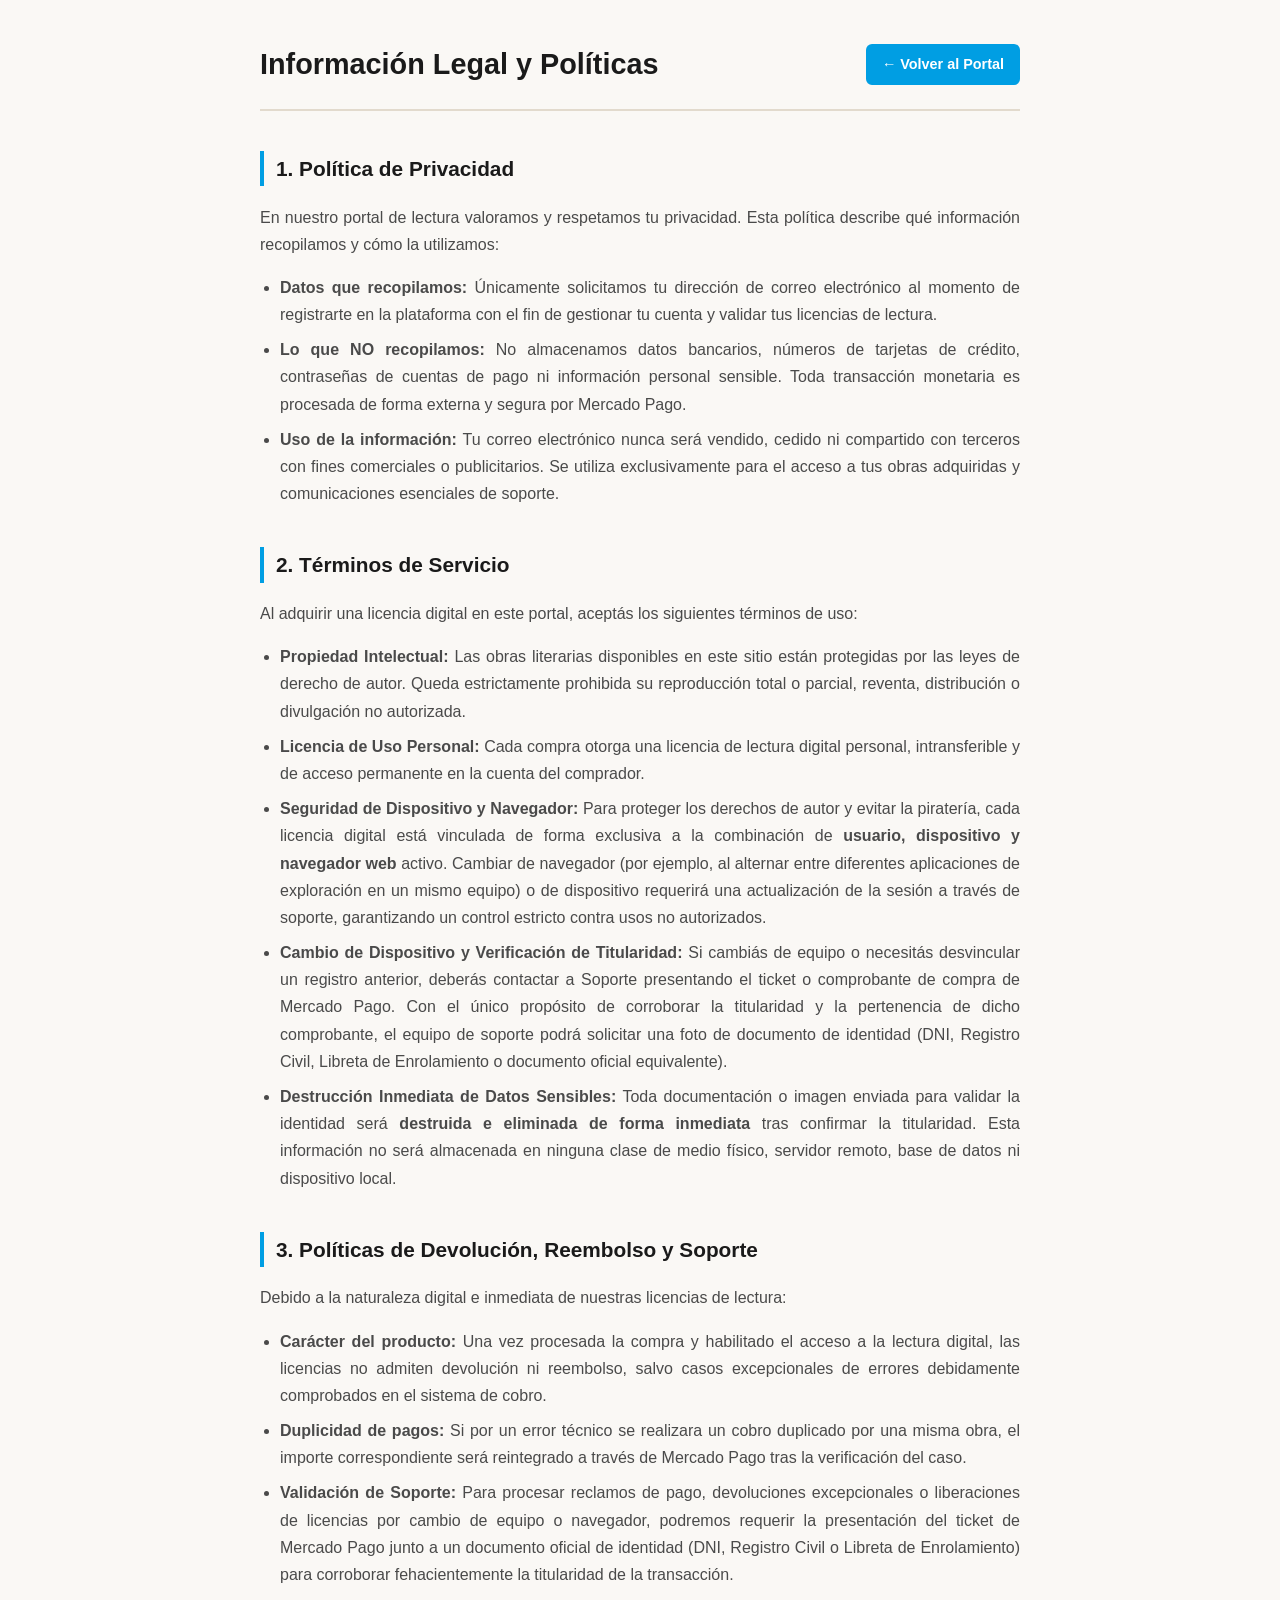
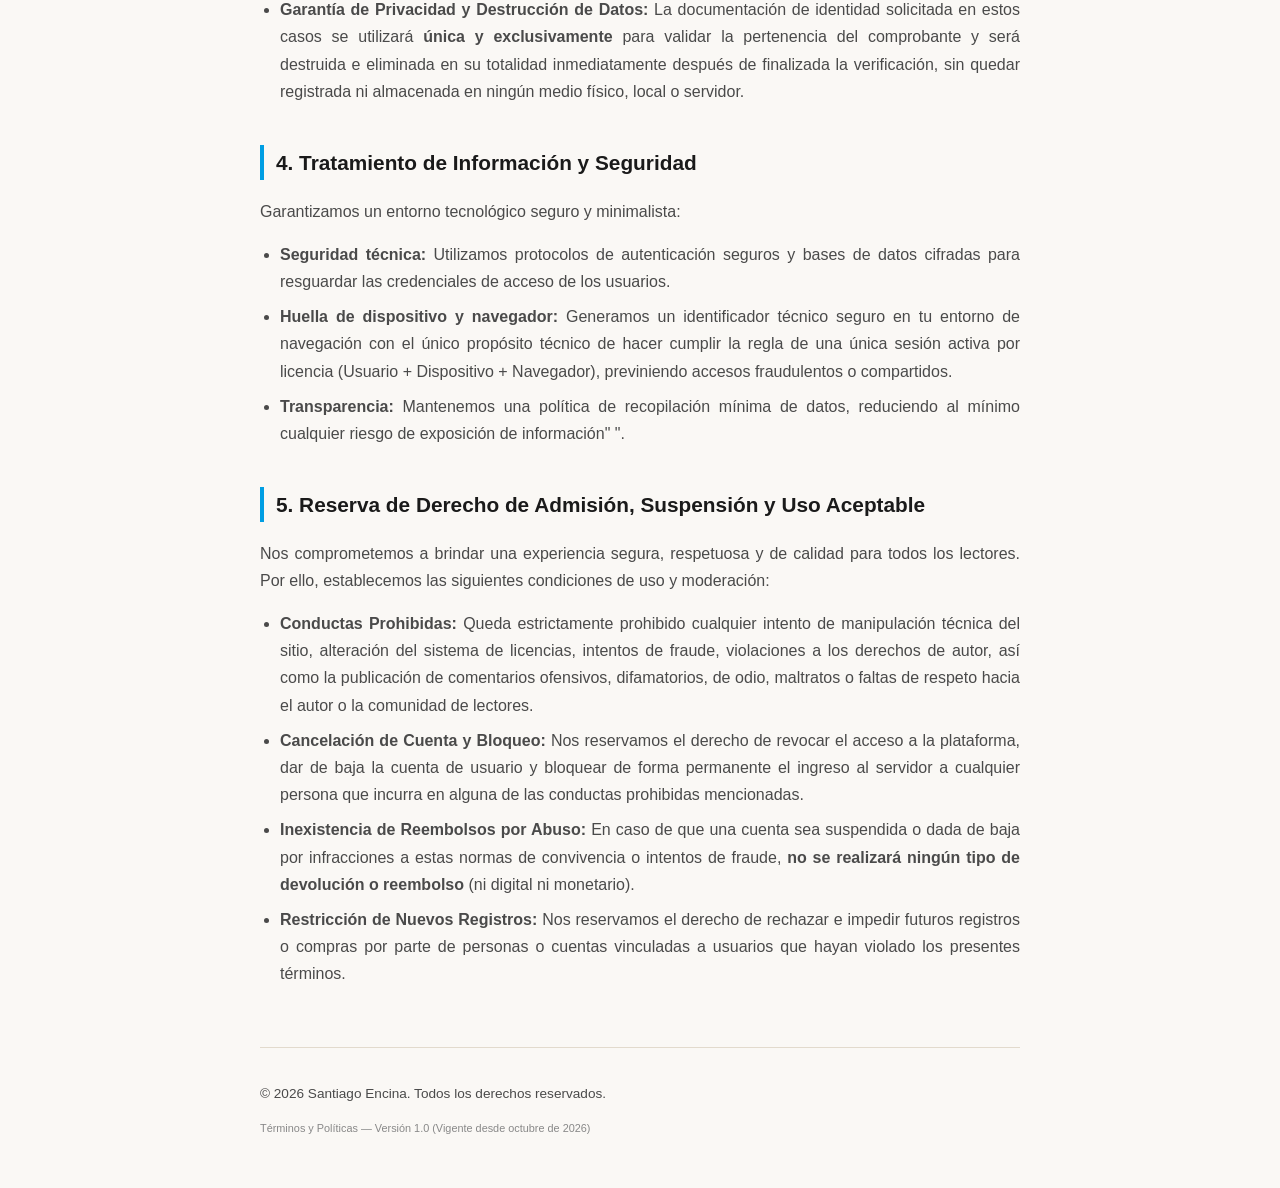
<file: legal.html>
<!DOCTYPE html>
<html lang="es">
<head>
    <meta charset="UTF-8">
    <meta name="viewport" content="width=device-width, initial-scale=1.0">
    <title>Políticas y Legales - Portal de Lectura</title>
    <style>
        * { box-sizing: border-box; }
        body {
            font-family: 'Segoe UI', Tahoma, Geneva, Verdana, sans-serif;
            max-width: 800px;
            margin: 0 auto;
            padding: 40px 20px;
            color: #2b2b2b;
            background: #faf8f5;
            line-height: 1.7;
        }
        .header-legal {
            display: flex;
            justify-content: space-between;
            align-items: center;
            border-bottom: 2px solid #e2dacd;
            padding-bottom: 20px;
            margin-bottom: 40px;
        }
        .header-legal h1 {
            margin: 0;
            font-size: 1.8em;
            color: #1a1a1a;
        }
        .btn-volver {
            background: #009ee3;
            color: white;
            padding: 8px 16px;
            border-radius: 6px;
            text-decoration: none;
            font-weight: 600;
            font-size: 0.9em;
            transition: background 0.2s;
        }
        .btn-volver:hover {
            background: #0081b8;
        }
        h2 {
            color: #1a1a1a;
            font-size: 1.3em;
            margin-top: 40px;
            border-left: 4px solid #009ee3;
            padding-left: 12px;
        }
        p, li {
            font-size: 1em;
            color: #4a4a4a;
            text-align: justify;
        }
        ul {
            padding-left: 20px;
        }
        li {
            margin-bottom: 8px;
        }
        .footer-legal {
            margin-top: 60px;
            border-top: 1px solid #e2dacd;
            padding-top: 20px;
            text-align: center;
            font-size: 0.85em;
            color: #777;
        }
    </style>
</head>
<body>

    <div class="header-legal">
        <h1>Información Legal y Políticas</h1>
        <a href="index.html" class="btn-volver">← Volver al Portal</a>
    </div>

    <!-- SECCIÓN 1 -->
    <section id="privacidad">
        <h2>1. Política de Privacidad</h2>
        <p>En nuestro portal de lectura valoramos y respetamos tu privacidad. Esta política describe qué información recopilamos y cómo la utilizamos:</p>
        <ul>
            <li><strong>Datos que recopilamos:</strong> Únicamente solicitamos tu dirección de correo electrónico al momento de registrarte en la plataforma con el fin de gestionar tu cuenta y validar tus licencias de lectura.</li>
            <li><strong>Lo que NO recopilamos:</strong> No almacenamos datos bancarios, números de tarjetas de crédito, contraseñas de cuentas de pago ni información personal sensible. Toda transacción monetaria es procesada de forma externa y segura por Mercado Pago.</li>
            <li><strong>Uso de la información:</strong> Tu correo electrónico nunca será vendido, cedido ni compartido con terceros con fines comerciales o publicitarios. Se utiliza exclusivamente para el acceso a tus obras adquiridas y comunicaciones esenciales de soporte.</li>
        </ul>
    </section>

    <!-- SECCIÓN 2 -->
    <section id="terminos">
        <h2>2. Términos de Servicio</h2>
        <p>Al adquirir una licencia digital en este portal, aceptás los siguientes términos de uso:</p>
        <ul>
            <li><strong>Propiedad Intelectual:</strong> Las obras literarias disponibles en este sitio están protegidas por las leyes de derecho de autor. Queda estrictamente prohibida su reproducción total o parcial, reventa, distribución o divulgación no autorizada.</li>
            <li><strong>Licencia de Uso Personal:</strong> Cada compra otorga una licencia de lectura digital personal, intransferible y de acceso permanente en la cuenta del comprador.</li>
            <li><strong>Seguridad de Dispositivo y Navegador:</strong> Para proteger los derechos de autor y evitar la piratería, cada licencia digital está vinculada de forma exclusiva a la combinación de <strong>usuario, dispositivo y navegador web</strong> activo. Cambiar de navegador (por ejemplo, al alternar entre diferentes aplicaciones de exploración en un mismo equipo) o de dispositivo requerirá una actualización de la sesión a través de soporte, garantizando un control estricto contra usos no autorizados.</li>
            <li><strong>Cambio de Dispositivo y Verificación de Titularidad:</strong> Si cambiás de equipo o necesitás desvincular un registro anterior, deberás contactar a Soporte presentando el ticket o comprobante de compra de Mercado Pago. Con el único propósito de corroborar la titularidad y la pertenencia de dicho comprobante, el equipo de soporte podrá solicitar una foto de documento de identidad (DNI, Registro Civil, Libreta de Enrolamiento o documento oficial equivalente).</li>
            <li><strong>Destrucción Inmediata de Datos Sensibles:</strong> Toda documentación o imagen enviada para validar la identidad será <strong>destruida e eliminada de forma inmediata</strong> tras confirmar la titularidad. Esta información no será almacenada en ninguna clase de medio físico, servidor remoto, base de datos ni dispositivo local.</li>
        </ul>
    </section>

    <!-- SECCIÓN 3 -->
    <section id="devoluciones">
        <h2>3. Políticas de Devolución, Reembolso y Soporte</h2>
        <p>Debido a la naturaleza digital e inmediata de nuestras licencias de lectura:</p>
        <ul>
            <li><strong>Carácter del producto:</strong> Una vez procesada la compra y habilitado el acceso a la lectura digital, las licencias no admiten devolución ni reembolso, salvo casos excepcionales de errores debidamente comprobados en el sistema de cobro.</li>
            <li><strong>Duplicidad de pagos:</strong> Si por un error técnico se realizara un cobro duplicado por una misma obra, el importe correspondiente será reintegrado a través de Mercado Pago tras la verificación del caso.</li>
            <li><strong>Validación de Soporte:</strong> Para procesar reclamos de pago, devoluciones excepcionales o liberaciones de licencias por cambio de equipo o navegador, podremos requerir la presentación del ticket de Mercado Pago junto a un documento oficial de identidad (DNI, Registro Civil o Libreta de Enrolamiento) para corroborar fehacientemente la titularidad de la transacción.</li>
            <li><strong>Garantía de Privacidad y Destrucción de Datos:</strong> La documentación de identidad solicitada en estos casos se utilizará <strong>única y exclusivamente</strong> para validar la pertenencia del comprobante y será destruida e eliminada en su totalidad inmediatamente después de finalizada la verificación, sin quedar registrada ni almacenada en ningún medio físico, local o servidor.</li>
        </ul>
    </section>

    <!-- SECCIÓN 4 -->
    <section id="tratamiento-datos">
        <h2>4. Tratamiento de Información y Seguridad</h2>
        <p>Garantizamos un entorno tecnológico seguro y minimalista:</p>
        <ul>
            <li><strong>Seguridad técnica:</strong> Utilizamos protocolos de autenticación seguros y bases de datos cifradas para resguardar las credenciales de acceso de los usuarios.</li>
            <li><strong>Huella de dispositivo y navegador:</strong> Generamos un identificador técnico seguro en tu entorno de navegación con el único propósito técnico de hacer cumplir la regla de una única sesión activa por licencia (Usuario + Dispositivo + Navegador), previniendo accesos fraudulentos o compartidos.</li>
            <li><strong>Transparencia:</strong> Mantenemos una política de recopilación mínima de datos, reduciendo al mínimo cualquier riesgo de exposición de información" ".</li>
        </ul>
    </section>

    <!-- SECCIÓN 5 -->
    <section id="clausula-abuso">
        <h2>5. Reserva de Derecho de Admisión, Suspensión y Uso Aceptable</h2>
        <p>Nos comprometemos a brindar una experiencia segura, respetuosa y de calidad para todos los lectores. Por ello, establecemos las siguientes condiciones de uso y moderación:</p>
        <ul>
            <li><strong>Conductas Prohibidas:</strong> Queda estrictamente prohibido cualquier intento de manipulación técnica del sitio, alteración del sistema de licencias, intentos de fraude, violaciones a los derechos de autor, así como la publicación de comentarios ofensivos, difamatorios, de odio, maltratos o faltas de respeto hacia el autor o la comunidad de lectores.</li>
            <li><strong>Cancelación de Cuenta y Bloqueo:</strong> Nos reservamos el derecho de revocar el acceso a la plataforma, dar de baja la cuenta de usuario y bloquear de forma permanente el ingreso al servidor a cualquier persona que incurra en alguna de las conductas prohibidas mencionadas.</li>
            <li><strong>Inexistencia de Reembolsos por Abuso:</strong> En caso de que una cuenta sea suspendida o dada de baja por infracciones a estas normas de convivencia o intentos de fraude, <strong>no se realizará ningún tipo de devolución o reembolso</strong> (ni digital ni monetario).</li>
            <li><strong>Restricción de Nuevos Registros:</strong> Nos reservamos el derecho de rechazar e impedir futuros registros o compras por parte de personas o cuentas vinculadas a usuarios que hayan violado los presentes términos.</li>
        </ul>
    </section>

    <div class="footer-legal">
    <p>© 2026 Santiago Encina. Todos los derechos reservados.</p>
    <p style="font-size: 0.8em; color: #888; margin-top: 5px;">Términos y Políticas — Versión 1.0 (Vigente desde octubre de 2026)</p>
</div>

</body>
</html>
</file>
